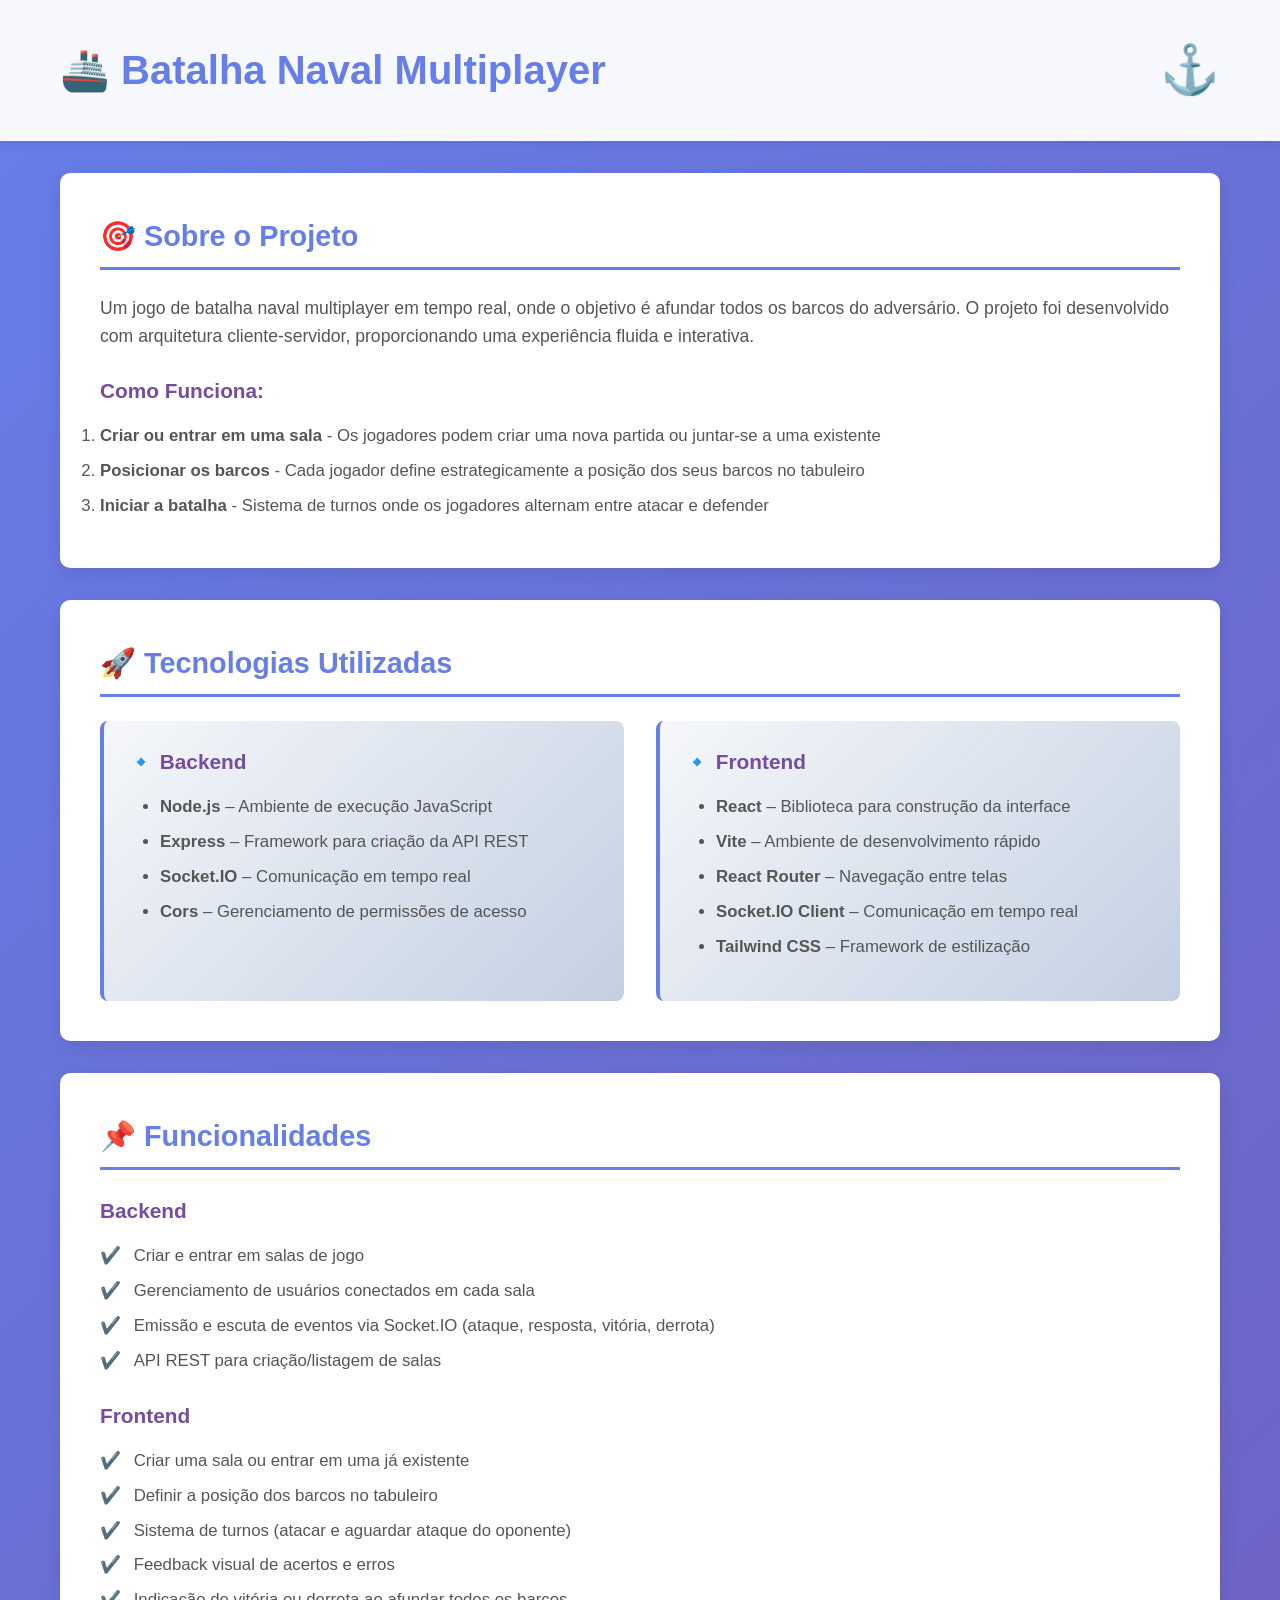
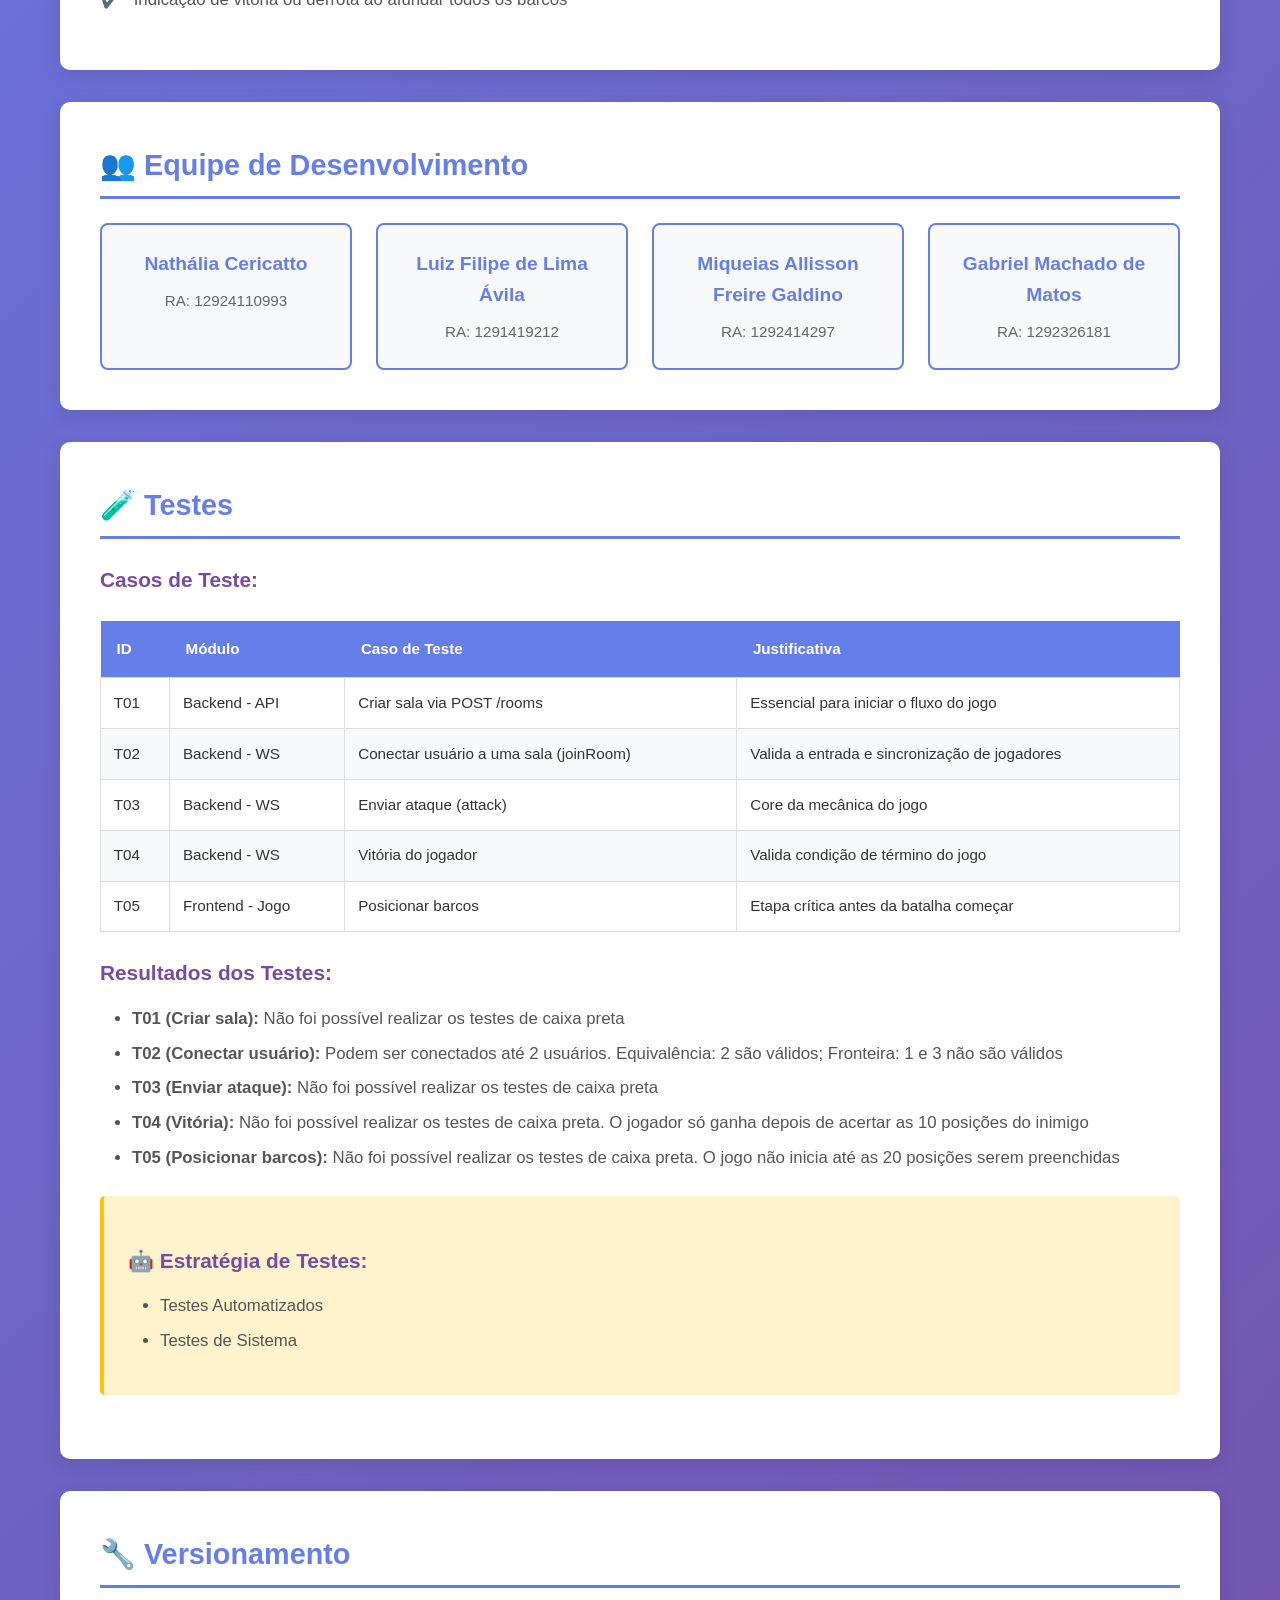
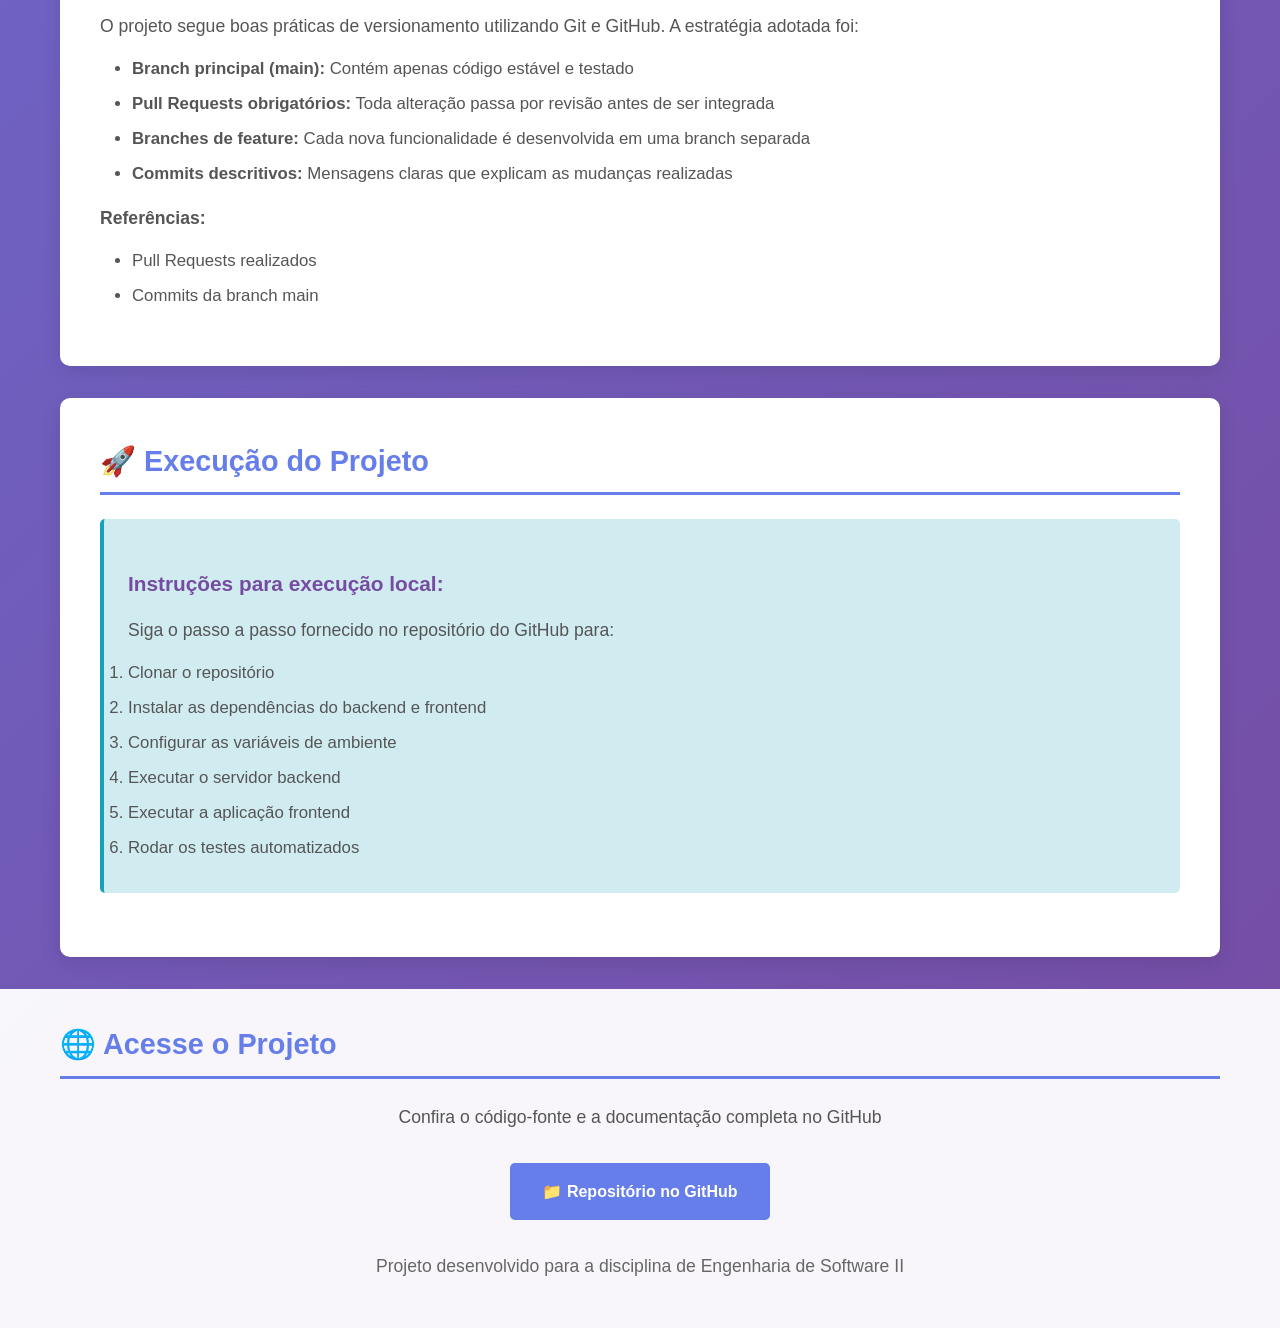
<file: index.html>
<!DOCTYPE html>
<html lang="pt-BR">
<head>
    <meta charset="UTF-8">
    <meta name="viewport" content="width=device-width, initial-scale=1.0">
    <title>Batalha Naval Multiplayer - Projeto ES2</title>
    <link rel="stylesheet" href="styles.css">
</head>
<body>
    <header>
        <div class="container">
            <div class="header-content">
                <h1>🚢 Batalha Naval Multiplayer</h1>
                <span class="emoji">⚓</span>
            </div>
        </div>
    </header>

    <div class="container">
        <section>
            <h2>🎯 Sobre o Projeto</h2>
            <p>Um jogo de batalha naval multiplayer em tempo real, onde o objetivo é afundar todos os barcos do adversário. O projeto foi desenvolvido com arquitetura cliente-servidor, proporcionando uma experiência fluida e interativa.</p>
            
            <h3>Como Funciona:</h3>
            <ol>
                <li><strong>Criar ou entrar em uma sala</strong> - Os jogadores podem criar uma nova partida ou juntar-se a uma existente</li>
                <li><strong>Posicionar os barcos</strong> - Cada jogador define estrategicamente a posição dos seus barcos no tabuleiro</li>
                <li><strong>Iniciar a batalha</strong> - Sistema de turnos onde os jogadores alternam entre atacar e defender</li>
            </ol>
        </section>

        <section>
            <h2>🚀 Tecnologias Utilizadas</h2>
            <div class="tech-grid">
                <div class="tech-card">
                    <h3>🔹 Backend</h3>
                    <ul>
                        <li><strong>Node.js</strong> – Ambiente de execução JavaScript</li>
                        <li><strong>Express</strong> – Framework para criação da API REST</li>
                        <li><strong>Socket.IO</strong> – Comunicação em tempo real</li>
                        <li><strong>Cors</strong> – Gerenciamento de permissões de acesso</li>
                    </ul>
                </div>
                
                <div class="tech-card">
                    <h3>🔹 Frontend</h3>
                    <ul>
                        <li><strong>React</strong> – Biblioteca para construção da interface</li>
                        <li><strong>Vite</strong> – Ambiente de desenvolvimento rápido</li>
                        <li><strong>React Router</strong> – Navegação entre telas</li>
                        <li><strong>Socket.IO Client</strong> – Comunicação em tempo real</li>
                        <li><strong>Tailwind CSS</strong> – Framework de estilização</li>
                    </ul>
                </div>
            </div>
        </section>

        <section>
            <h2>📌 Funcionalidades</h2>
            
            <h3>Backend</h3>
            <ul class="features-list">
                <li>Criar e entrar em salas de jogo</li>
                <li>Gerenciamento de usuários conectados em cada sala</li>
                <li>Emissão e escuta de eventos via Socket.IO (ataque, resposta, vitória, derrota)</li>
                <li>API REST para criação/listagem de salas</li>
            </ul>

            <h3>Frontend</h3>
            <ul class="features-list">
                <li>Criar uma sala ou entrar em uma já existente</li>
                <li>Definir a posição dos barcos no tabuleiro</li>
                <li>Sistema de turnos (atacar e aguardar ataque do oponente)</li>
                <li>Feedback visual de acertos e erros</li>
                <li>Indicação de vitória ou derrota ao afundar todos os barcos</li>
            </ul>
        </section>

        <section>
            <h2>👥 Equipe de Desenvolvimento</h2>
            <div class="team-grid">
                <div class="team-member">
                    <strong>Nathália Cericatto</strong>
                    <span>RA: 12924110993</span>
                </div>
                <div class="team-member">
                    <strong>Luiz Filipe de Lima Ávila</strong>
                    <span>RA: 1291419212</span>
                </div>
                <div class="team-member">
                    <strong>Miqueias Allisson Freire Galdino</strong>
                    <span>RA: 1292414297</span>
                </div>
                <div class="team-member">
                    <strong>Gabriel Machado de Matos</strong>
                    <span>RA: 1292326181</span>
                </div>
            </div>
        </section>

        <section>
            <h2>🧪 Testes</h2>
            
            <h3>Casos de Teste:</h3>
            <table>
                <thead>
                    <tr>
                        <th>ID</th>
                        <th>Módulo</th>
                        <th>Caso de Teste</th>
                        <th>Justificativa</th>
                    </tr>
                </thead>
                <tbody>
                    <tr>
                        <td>T01</td>
                        <td>Backend - API</td>
                        <td>Criar sala via POST /rooms</td>
                        <td>Essencial para iniciar o fluxo do jogo</td>
                    </tr>
                    <tr>
                        <td>T02</td>
                        <td>Backend - WS</td>
                        <td>Conectar usuário a uma sala (joinRoom)</td>
                        <td>Valida a entrada e sincronização de jogadores</td>
                    </tr>
                    <tr>
                        <td>T03</td>
                        <td>Backend - WS</td>
                        <td>Enviar ataque (attack)</td>
                        <td>Core da mecânica do jogo</td>
                    </tr>
                    <tr>
                        <td>T04</td>
                        <td>Backend - WS</td>
                        <td>Vitória do jogador</td>
                        <td>Valida condição de término do jogo</td>
                    </tr>
                    <tr>
                        <td>T05</td>
                        <td>Frontend - Jogo</td>
                        <td>Posicionar barcos</td>
                        <td>Etapa crítica antes da batalha começar</td>
                    </tr>
                </tbody>
            </table>

            <h3>Resultados dos Testes:</h3>
            <ul>
                <li><strong>T01 (Criar sala):</strong> Não foi possível realizar os testes de caixa preta</li>
                <li><strong>T02 (Conectar usuário):</strong> Podem ser conectados até 2 usuários. Equivalência: 2 são válidos; Fronteira: 1 e 3 não são válidos</li>
                <li><strong>T03 (Enviar ataque):</strong> Não foi possível realizar os testes de caixa preta</li>
                <li><strong>T04 (Vitória):</strong> Não foi possível realizar os testes de caixa preta. O jogador só ganha depois de acertar as 10 posições do inimigo</li>
                <li><strong>T05 (Posicionar barcos):</strong> Não foi possível realizar os testes de caixa preta. O jogo não inicia até as 20 posições serem preenchidas</li>
            </ul>

            <div class="strategy-box">
                <h3>🤖 Estratégia de Testes:</h3>
                <ul>
                    <li>Testes Automatizados</li>
                    <li>Testes de Sistema</li>
                </ul>
            </div>
        </section>

        <section>
            <h2>🔧 Versionamento</h2>
            <p>O projeto segue boas práticas de versionamento utilizando Git e GitHub. A estratégia adotada foi:</p>
            
            <ul>
                <li><strong>Branch principal (main):</strong> Contém apenas código estável e testado</li>
                <li><strong>Pull Requests obrigatórios:</strong> Toda alteração passa por revisão antes de ser integrada</li>
                <li><strong>Branches de feature:</strong> Cada nova funcionalidade é desenvolvida em uma branch separada</li>
                <li><strong>Commits descritivos:</strong> Mensagens claras que explicam as mudanças realizadas</li>
            </ul>

            <p><strong>Referências:</strong></p>
            <ul>
                <li>Pull Requests realizados</li>
                <li>Commits da branch main</li>
            </ul>
        </section>

        <section>
            <h2>🚀 Execução do Projeto</h2>
            
            <div class="execution-steps">
                <h3>Instruções para execução local:</h3>
                <p>Siga o passo a passo fornecido no repositório do GitHub para:</p>
                <ol>
                    <li>Clonar o repositório</li>
                    <li>Instalar as dependências do backend e frontend</li>
                    <li>Configurar as variáveis de ambiente</li>
                    <li>Executar o servidor backend</li>
                    <li>Executar a aplicação frontend</li>
                    <li>Rodar os testes automatizados</li>
                </ol>
            </div>
        </section>
    </div>

    <footer>
        <div class="container">
            <h2>🌐 Acesse o Projeto</h2>
            <p>Confira o código-fonte e a documentação completa no GitHub</p>
            <a href="https://github.com/Nathuyy/A3-Qualidade-de-Software" target="_blank" class="github-link">📁 Repositório no GitHub</a>
            <p style="margin-top: 2rem; color: #666;">Projeto desenvolvido para a disciplina de Engenharia de Software II</p>
        </div>
    </footer>
</body>
</html>
</file>
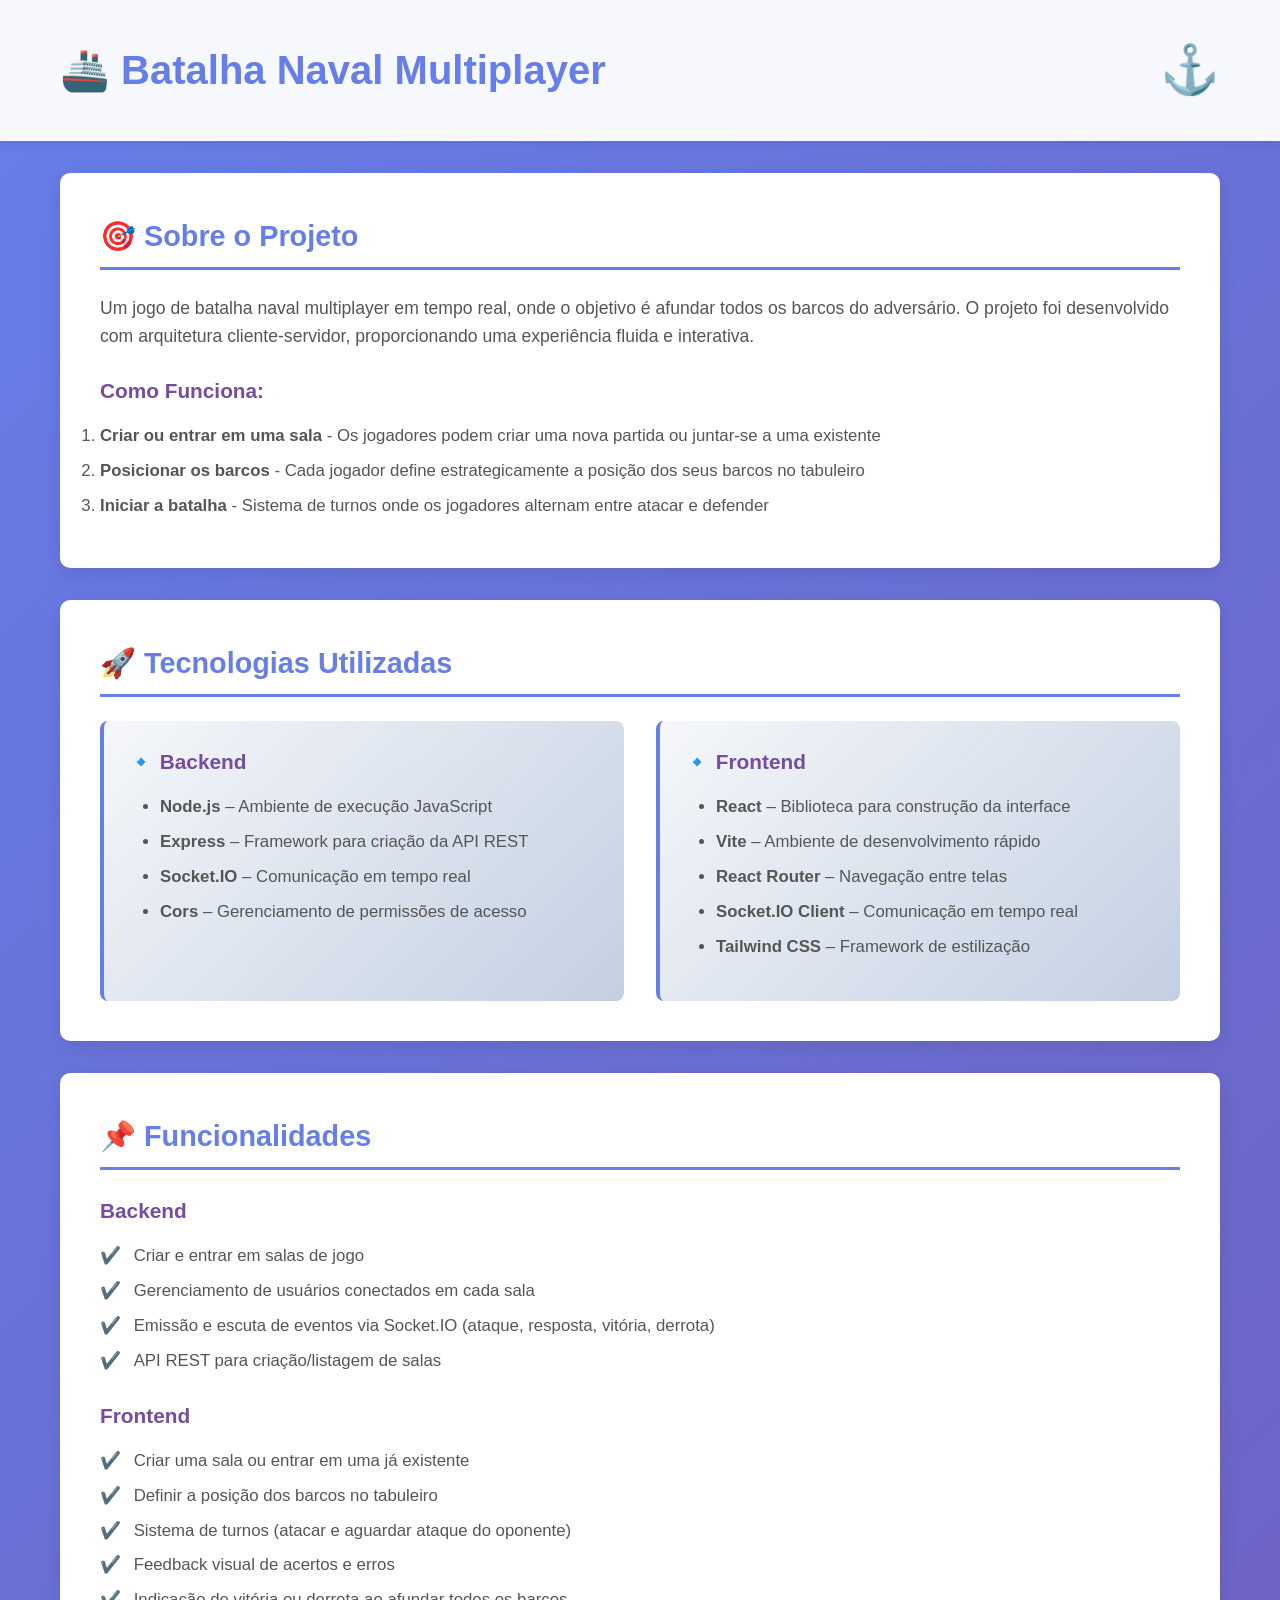
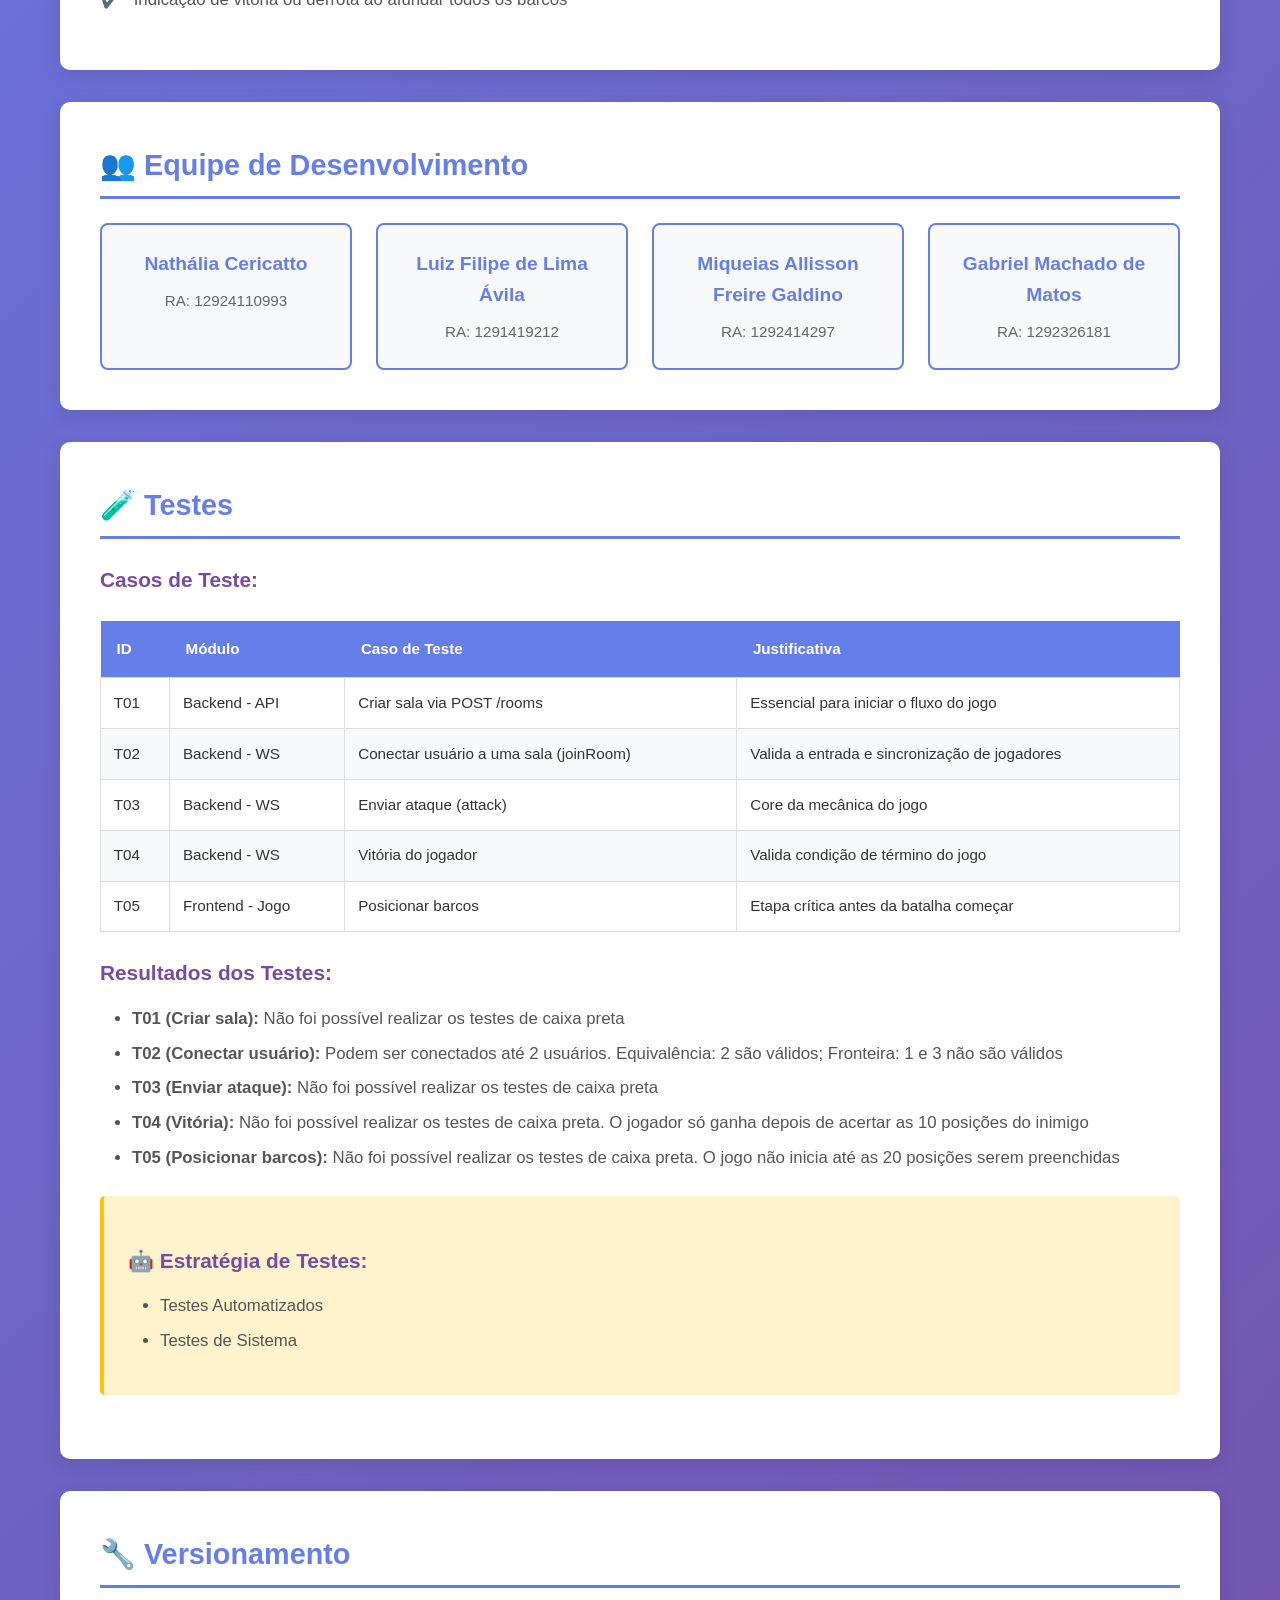
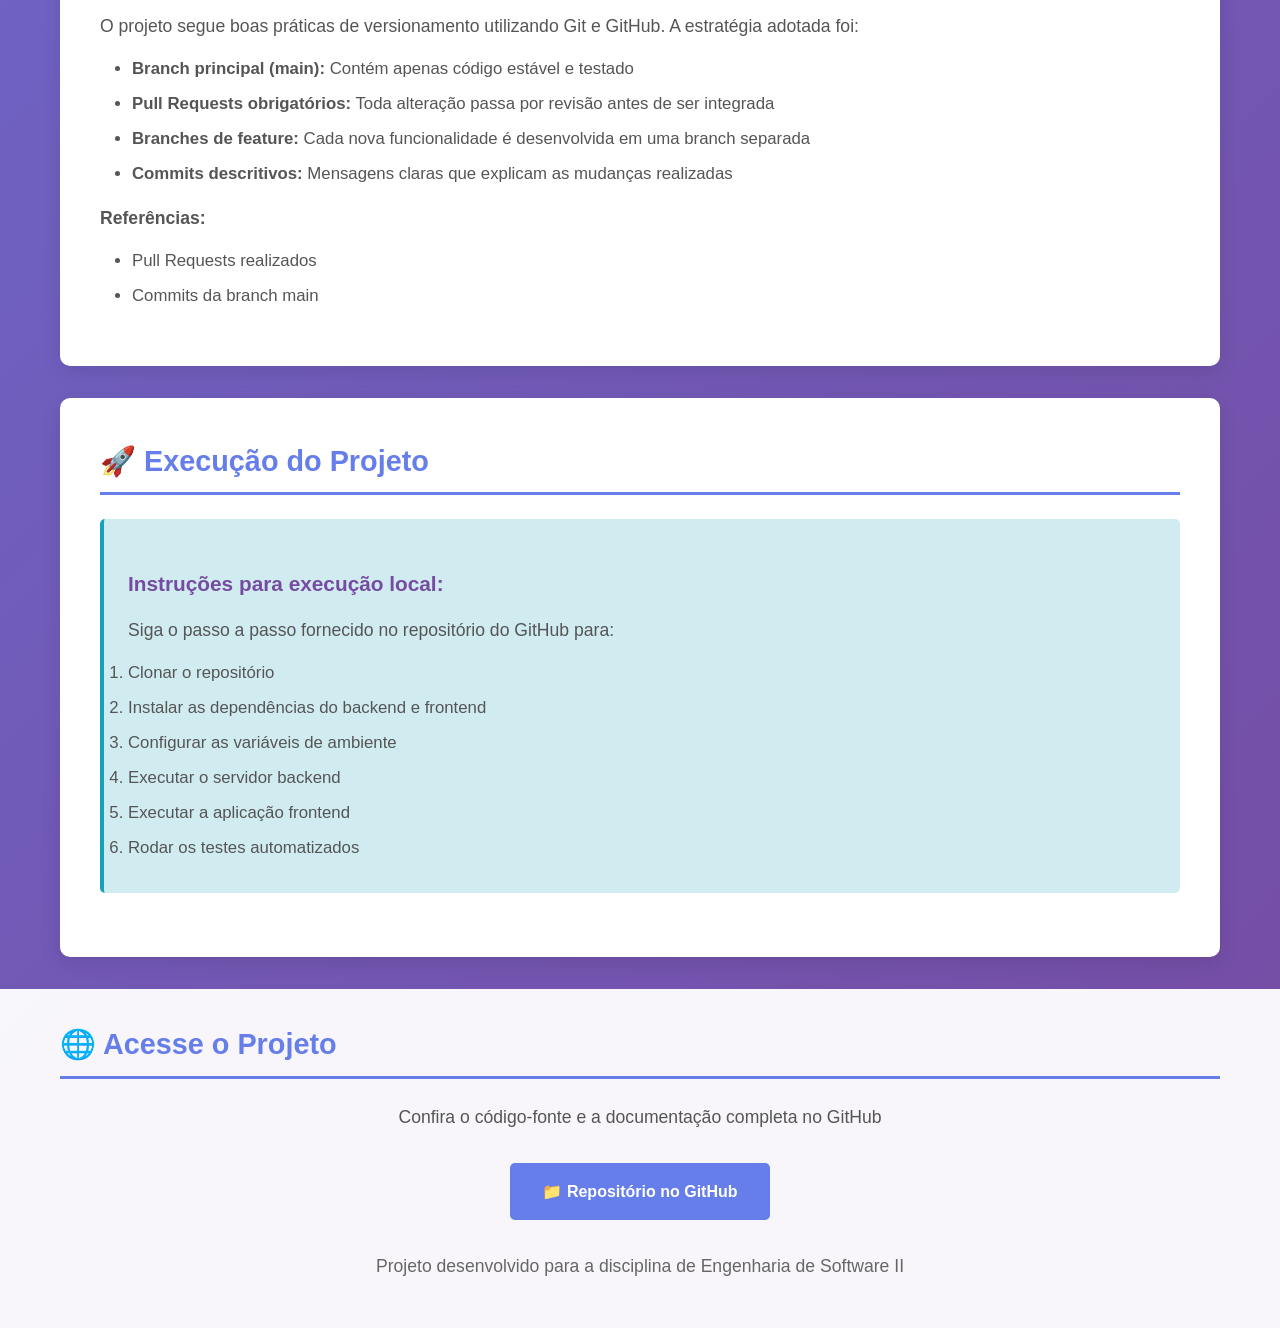
<file: landing-page.html>
<!DOCTYPE html>
<html lang="pt-BR">
<head>
    <meta charset="UTF-8">
    <meta name="viewport" content="width=device-width, initial-scale=1.0">
    <title>Batalha Naval Multiplayer - Projeto ES2</title>
    <link rel="stylesheet" href="styles.css">
</head>
<body>
    <header>
        <div class="container">
            <div class="header-content">
                <h1>🚢 Batalha Naval Multiplayer</h1>
                <span class="emoji">⚓</span>
            </div>
        </div>
    </header>

    <div class="container">
        <section>
            <h2>🎯 Sobre o Projeto</h2>
            <p>Um jogo de batalha naval multiplayer em tempo real, onde o objetivo é afundar todos os barcos do adversário. O projeto foi desenvolvido com arquitetura cliente-servidor, proporcionando uma experiência fluida e interativa.</p>
            
            <h3>Como Funciona:</h3>
            <ol>
                <li><strong>Criar ou entrar em uma sala</strong> - Os jogadores podem criar uma nova partida ou juntar-se a uma existente</li>
                <li><strong>Posicionar os barcos</strong> - Cada jogador define estrategicamente a posição dos seus barcos no tabuleiro</li>
                <li><strong>Iniciar a batalha</strong> - Sistema de turnos onde os jogadores alternam entre atacar e defender</li>
            </ol>
        </section>

        <section>
            <h2>🚀 Tecnologias Utilizadas</h2>
            <div class="tech-grid">
                <div class="tech-card">
                    <h3>🔹 Backend</h3>
                    <ul>
                        <li><strong>Node.js</strong> – Ambiente de execução JavaScript</li>
                        <li><strong>Express</strong> – Framework para criação da API REST</li>
                        <li><strong>Socket.IO</strong> – Comunicação em tempo real</li>
                        <li><strong>Cors</strong> – Gerenciamento de permissões de acesso</li>
                    </ul>
                </div>
                
                <div class="tech-card">
                    <h3>🔹 Frontend</h3>
                    <ul>
                        <li><strong>React</strong> – Biblioteca para construção da interface</li>
                        <li><strong>Vite</strong> – Ambiente de desenvolvimento rápido</li>
                        <li><strong>React Router</strong> – Navegação entre telas</li>
                        <li><strong>Socket.IO Client</strong> – Comunicação em tempo real</li>
                        <li><strong>Tailwind CSS</strong> – Framework de estilização</li>
                    </ul>
                </div>
            </div>
        </section>

        <section>
            <h2>📌 Funcionalidades</h2>
            
            <h3>Backend</h3>
            <ul class="features-list">
                <li>Criar e entrar em salas de jogo</li>
                <li>Gerenciamento de usuários conectados em cada sala</li>
                <li>Emissão e escuta de eventos via Socket.IO (ataque, resposta, vitória, derrota)</li>
                <li>API REST para criação/listagem de salas</li>
            </ul>

            <h3>Frontend</h3>
            <ul class="features-list">
                <li>Criar uma sala ou entrar em uma já existente</li>
                <li>Definir a posição dos barcos no tabuleiro</li>
                <li>Sistema de turnos (atacar e aguardar ataque do oponente)</li>
                <li>Feedback visual de acertos e erros</li>
                <li>Indicação de vitória ou derrota ao afundar todos os barcos</li>
            </ul>
        </section>

        <section>
            <h2>👥 Equipe de Desenvolvimento</h2>
            <div class="team-grid">
                <div class="team-member">
                    <strong>Nathália Cericatto</strong>
                    <span>RA: 12924110993</span>
                </div>
                <div class="team-member">
                    <strong>Luiz Filipe de Lima Ávila</strong>
                    <span>RA: 1291419212</span>
                </div>
                <div class="team-member">
                    <strong>Miqueias Allisson Freire Galdino</strong>
                    <span>RA: 1292414297</span>
                </div>
                <div class="team-member">
                    <strong>Gabriel Machado de Matos</strong>
                    <span>RA: 1292326181</span>
                </div>
            </div>
        </section>

        <section>
            <h2>🧪 Testes</h2>
            
            <h3>Casos de Teste:</h3>
            <table>
                <thead>
                    <tr>
                        <th>ID</th>
                        <th>Módulo</th>
                        <th>Caso de Teste</th>
                        <th>Justificativa</th>
                    </tr>
                </thead>
                <tbody>
                    <tr>
                        <td>T01</td>
                        <td>Backend - API</td>
                        <td>Criar sala via POST /rooms</td>
                        <td>Essencial para iniciar o fluxo do jogo</td>
                    </tr>
                    <tr>
                        <td>T02</td>
                        <td>Backend - WS</td>
                        <td>Conectar usuário a uma sala (joinRoom)</td>
                        <td>Valida a entrada e sincronização de jogadores</td>
                    </tr>
                    <tr>
                        <td>T03</td>
                        <td>Backend - WS</td>
                        <td>Enviar ataque (attack)</td>
                        <td>Core da mecânica do jogo</td>
                    </tr>
                    <tr>
                        <td>T04</td>
                        <td>Backend - WS</td>
                        <td>Vitória do jogador</td>
                        <td>Valida condição de término do jogo</td>
                    </tr>
                    <tr>
                        <td>T05</td>
                        <td>Frontend - Jogo</td>
                        <td>Posicionar barcos</td>
                        <td>Etapa crítica antes da batalha começar</td>
                    </tr>
                </tbody>
            </table>

            <h3>Resultados dos Testes:</h3>
            <ul>
                <li><strong>T01 (Criar sala):</strong> Não foi possível realizar os testes de caixa preta</li>
                <li><strong>T02 (Conectar usuário):</strong> Podem ser conectados até 2 usuários. Equivalência: 2 são válidos; Fronteira: 1 e 3 não são válidos</li>
                <li><strong>T03 (Enviar ataque):</strong> Não foi possível realizar os testes de caixa preta</li>
                <li><strong>T04 (Vitória):</strong> Não foi possível realizar os testes de caixa preta. O jogador só ganha depois de acertar as 10 posições do inimigo</li>
                <li><strong>T05 (Posicionar barcos):</strong> Não foi possível realizar os testes de caixa preta. O jogo não inicia até as 20 posições serem preenchidas</li>
            </ul>

            <div class="strategy-box">
                <h3>🤖 Estratégia de Testes:</h3>
                <ul>
                    <li>Testes Automatizados</li>
                    <li>Testes de Sistema</li>
                </ul>
            </div>
        </section>

        <section>
            <h2>🔧 Versionamento</h2>
            <p>O projeto segue boas práticas de versionamento utilizando Git e GitHub. A estratégia adotada foi:</p>
            
            <ul>
                <li><strong>Branch principal (main):</strong> Contém apenas código estável e testado</li>
                <li><strong>Pull Requests obrigatórios:</strong> Toda alteração passa por revisão antes de ser integrada</li>
                <li><strong>Branches de feature:</strong> Cada nova funcionalidade é desenvolvida em uma branch separada</li>
                <li><strong>Commits descritivos:</strong> Mensagens claras que explicam as mudanças realizadas</li>
            </ul>

            <p><strong>Referências:</strong></p>
            <ul>
                <li>Pull Requests realizados</li>
                <li>Commits da branch main</li>
            </ul>
        </section>

        <section>
            <h2>🚀 Execução do Projeto</h2>
            
            <div class="execution-steps">
                <h3>Instruções para execução local:</h3>
                <p>Siga o passo a passo fornecido no repositório do GitHub para:</p>
                <ol>
                    <li>Clonar o repositório</li>
                    <li>Instalar as dependências do backend e frontend</li>
                    <li>Configurar as variáveis de ambiente</li>
                    <li>Executar o servidor backend</li>
                    <li>Executar a aplicação frontend</li>
                    <li>Rodar os testes automatizados</li>
                </ol>
            </div>
        </section>
    </div>

    <footer>
        <div class="container">
            <h2>🌐 Acesse o Projeto</h2>
            <p>Confira o código-fonte e a documentação completa no GitHub</p>
            <a href="https://github.com/Nathuyy/A3-Qualidade-de-Software" target="_blank" class="github-link">📁 Repositório no GitHub</a>
            <p style="margin-top: 2rem; color: #666;">Projeto desenvolvido para a disciplina de Engenharia de Software II</p>
        </div>
    </footer>
</body>
</html>
</file>
<file: styles.css>
* {
    margin: 0;
    padding: 0;
    box-sizing: border-box;
}

body {
    font-family: 'Segoe UI', Tahoma, Geneva, Verdana, sans-serif;
    line-height: 1.6;
    color: #333;
    background: linear-gradient(135deg, #667eea 0%, #764ba2 100%);
}

.container {
    max-width: 1200px;
    margin: 0 auto;
    padding: 0 20px;
}

header {
    background: rgba(255, 255, 255, 0.95);
    padding: 2rem 0;
    box-shadow: 0 2px 10px rgba(0,0,0,0.1);
}

.header-content {
    display: flex;
    align-items: center;
    justify-content: space-between;
    flex-wrap: wrap;
    gap: 1rem;
}

h1 {
    color: #667eea;
    font-size: 2.5rem;
    font-weight: bold;
}

.emoji {
    font-size: 3rem;
}

section {
    background: white;
    margin: 2rem auto;
    padding: 2.5rem;
    border-radius: 10px;
    box-shadow: 0 5px 20px rgba(0,0,0,0.1);
}

h2 {
    color: #667eea;
    font-size: 1.8rem;
    margin-bottom: 1.5rem;
    border-bottom: 3px solid #667eea;
    padding-bottom: 0.5rem;
    display: flex;
    align-items: center;
    gap: 0.5rem;
}

h3 {
    color: #764ba2;
    font-size: 1.3rem;
    margin: 1.5rem 0 1rem;
}

p {
    margin-bottom: 1rem;
    font-size: 1.1rem;
    color: #555;
}

ul {
    margin-left: 2rem;
    margin-bottom: 1rem;
}

li {
    margin-bottom: 0.5rem;
    font-size: 1.05rem;
    color: #555;
}

.tech-grid {
    display: grid;
    grid-template-columns: repeat(auto-fit, minmax(300px, 1fr));
    gap: 2rem;
    margin-top: 1.5rem;
}

.tech-card {
    background: linear-gradient(135deg, #f5f7fa 0%, #c3cfe2 100%);
    padding: 1.5rem;
    border-radius: 8px;
    border-left: 4px solid #667eea;
}

.tech-card h3 {
    margin-top: 0;
}

.features-list {
    list-style: none;
    margin-left: 0;
}

.features-list li::before {
    content: "✔️ ";
    margin-right: 0.5rem;
}

.team-grid {
    display: grid;
    grid-template-columns: repeat(auto-fit, minmax(250px, 1fr));
    gap: 1.5rem;
    margin-top: 1.5rem;
}

.team-member {
    background: #f8f9fa;
    padding: 1.5rem;
    border-radius: 8px;
    text-align: center;
    border: 2px solid #667eea;
}

.team-member strong {
    display: block;
    color: #667eea;
    font-size: 1.2rem;
    margin-bottom: 0.5rem;
}

.team-member span {
    color: #666;
    font-size: 0.95rem;
}

table {
    width: 100%;
    border-collapse: collapse;
    margin-top: 1.5rem;
    font-size: 0.95rem;
}

th {
    background: #667eea;
    color: white;
    padding: 1rem;
    text-align: left;
}

td {
    padding: 0.8rem;
    border: 1px solid #ddd;
}

tr:nth-child(even) {
    background: #f8f9fa;
}

.strategy-box {
    background: #fff3cd;
    border-left: 4px solid #ffc107;
    padding: 1.5rem;
    margin: 1.5rem 0;
    border-radius: 5px;
}

.execution-steps {
    background: #d1ecf1;
    border-left: 4px solid #17a2b8;
    padding: 1.5rem;
    margin: 1.5rem 0;
    border-radius: 5px;
}

footer {
    background: rgba(255, 255, 255, 0.95);
    padding: 2rem 0;
    margin-top: 2rem;
    text-align: center;
}

.github-link {
    display: inline-block;
    background: #667eea;
    color: white;
    padding: 1rem 2rem;
    border-radius: 5px;
    text-decoration: none;
    font-weight: bold;
    margin-top: 1rem;
    transition: all 0.3s;
}

.github-link:hover {
    background: #764ba2;
    transform: translateY(-2px);
    box-shadow: 0 5px 15px rgba(0,0,0,0.2);
}

@media (max-width: 768px) {
    h1 {
        font-size: 1.8rem;
    }

    h2 {
        font-size: 1.5rem;
    }

    .tech-grid,
    .team-grid {
        grid-template-columns: 1fr;
    }

    table {
        font-size: 0.85rem;
    }

    th, td {
        padding: 0.5rem;
    }
}
</file>
